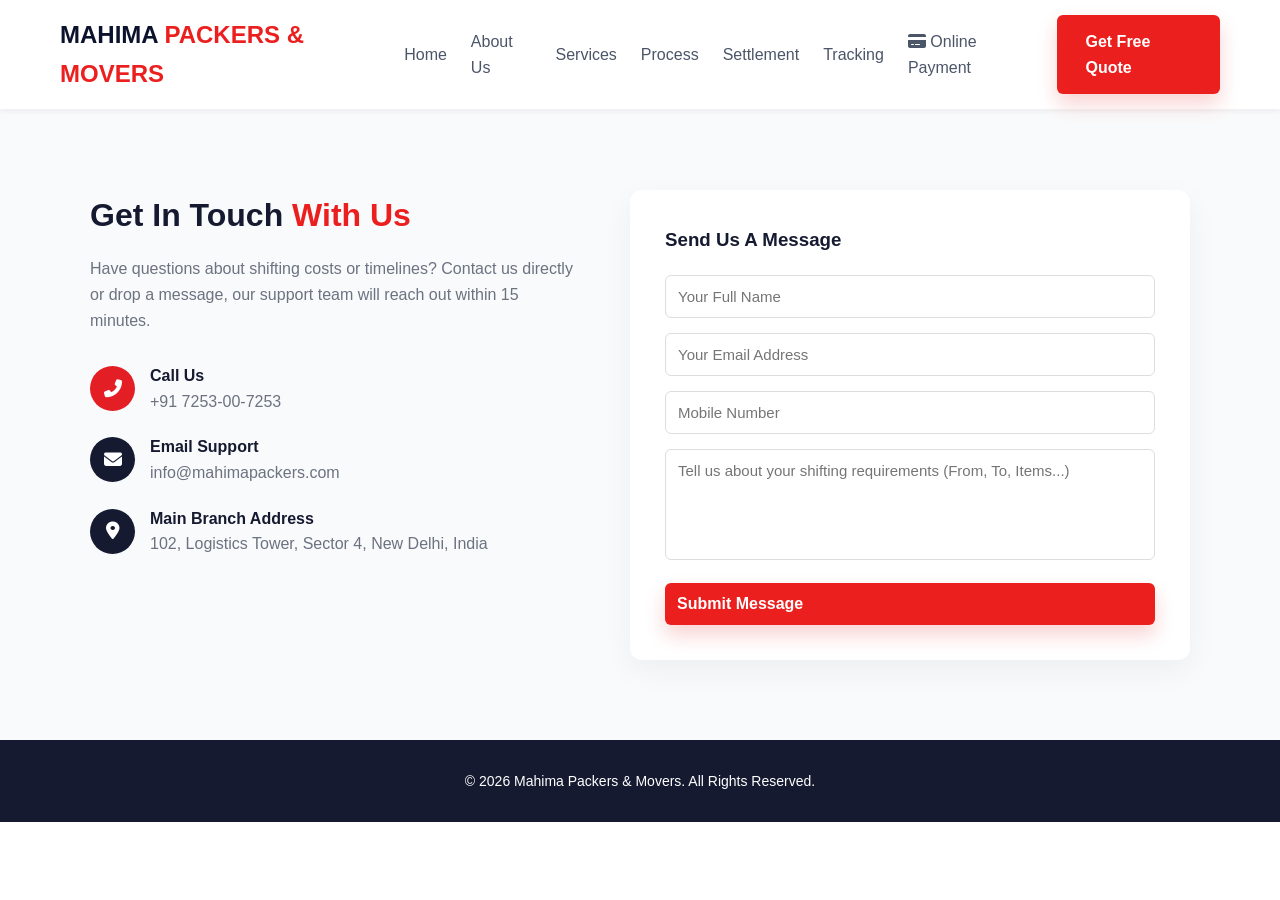
<file: contact.html>
<!DOCTYPE html>
<html lang="en">
<head>
    <meta charset="UTF-8">
    <meta name="viewport" content="width=device-width, initial-scale=1.0">
    <title>Contact Us - Mahima Packers & Movers</title>
    <link rel="stylesheet" href="https://cdnjs.cloudflare.com/ajax/libs/font-awesome/6.4.0/css/all.min.css">
    <link rel="stylesheet" href="style.css">
    <style>
        .contact-input { width: 100%; padding: 12px; margin-bottom: 15px; border: 1px solid #ddd; border-radius: 6px; font-size: 15px; }
        .contact-input:focus { border-color: #e31e24; outline: none; }
    </style>
</head>
<body>

    <header class="main-header-section">
        <div class="top-header">
            <div class="header-container">
                <div class="logo-area">
                    <a href="index.html" style="text-decoration: none;">
                        <h2 class="company-logo">MAHIMA <span class="text-red">PACKERS & MOVERS</span></h2>
                    </a>
                </div>
                <nav class="nav-main">
                    <a href="index.html">Home</a>
                    <a href="about.html">About Us</a>
                    <a href="services.html">Services</a>
                    <a href="index.html#how-it-works">Process</a>
                    <a href="index.html#settlement">Settlement</a>
                    <a href="index.html#tracking">Tracking</a>
                    <a href="index.html#payment" class="pay-link"><i class="fas fa-credit-card"></i> Online Payment</a>
                    <a href="#" class="btn-red quote-btn">Get Free Quote</a>
                </nav>
            </div>
        </div>
    </header>

    <section style="padding: 80px 5%; background-color: #f9fafb;">
        <div style="max-width: 1100px; margin: 0 auto; display: flex; flex-wrap: wrap; gap: 50px;">
            
            <div style="flex: 1; min-width: 300px;">
                <h2 style="font-size: 32px; color: #151a30; margin-bottom: 15px;">Get In Touch <span class="text-red">With Us</span></h2>
                <p style="color: #6b7280; margin-bottom: 30px; line-height: 1.6;">Have questions about shifting costs or timelines? Contact us directly or drop a message, our support team will reach out within 15 minutes.</p>
                
                <div style="margin-bottom: 20px; display: flex; align-items: center; gap: 15px;">
                    <div style="width: 45px; height: 45px; background: #e31e24; color: white; border-radius: 50%; display: flex; justify-content: center; align-items: center; font-size: 18px;"><i class="fas fa-phone-alt"></i></div>
                    <div><h4 style="margin: 0; color: #151a30;">Call Us</h4><p style="margin: 0; color: #6b7280;">+91 7253-00-7253</p></div>
                </div>

                <div style="margin-bottom: 20px; display: flex; align-items: center; gap: 15px;">
                    <div style="width: 45px; height: 45px; background: #151a30; color: white; border-radius: 50%; display: flex; justify-content: center; align-items: center; font-size: 18px;"><i class="fas fa-envelope"></i></div>
                    <div><h4 style="margin: 0; color: #151a30;">Email Support</h4><p style="margin: 0; color: #6b7280;">info@mahimapackers.com</p></div>
                </div>

                <div style="margin-bottom: 20px; display: flex; align-items: center; gap: 15px;">
                    <div style="width: 45px; height: 45px; background: #151a30; color: white; border-radius: 50%; display: flex; justify-content: center; align-items: center; font-size: 18px;"><i class="fas fa-map-marker-alt"></i></div>
                    <div><h4 style="margin: 0; color: #151a30;">Main Branch Address</h4><p style="margin: 0; color: #6b7280;">102, Logistics Tower, Sector 4, New Delhi, India</p></div>
                </div>
            </div>

            <div style="flex: 1; min-width: 300px; background: white; padding: 35px; border-radius: 12px; box-shadow: 0 10px 30px rgba(0,0,0,0.05);">
                <h3 style="color: #151a30; margin-bottom: 20px;">Send Us A Message</h3>
                <form>
                    <input type="text" placeholder="Your Full Name" class="contact-input" required>
                    <input type="email" placeholder="Your Email Address" class="contact-input" required>
                    <input type="tel" placeholder="Mobile Number" class="contact-input" required>
                    <textarea placeholder="Tell us about your shifting requirements (From, To, Items...)" rows="5" class="contact-input" style="resize: none;" required></textarea>
                    <button type="submit" class="btn-red" style="width: 100%; padding: 12px; font-size: 16px;">Submit Message</button>
                </form>
            </div>

        </div>
    </section>

    <footer style="background-color: #151a30; color: white; text-align: center; padding: 30px 5%; font-size: 14px;">
        <p>&copy; 2026 Mahima Packers & Movers. All Rights Reserved.</p>
    </footer>

</body>
</html>
</file>
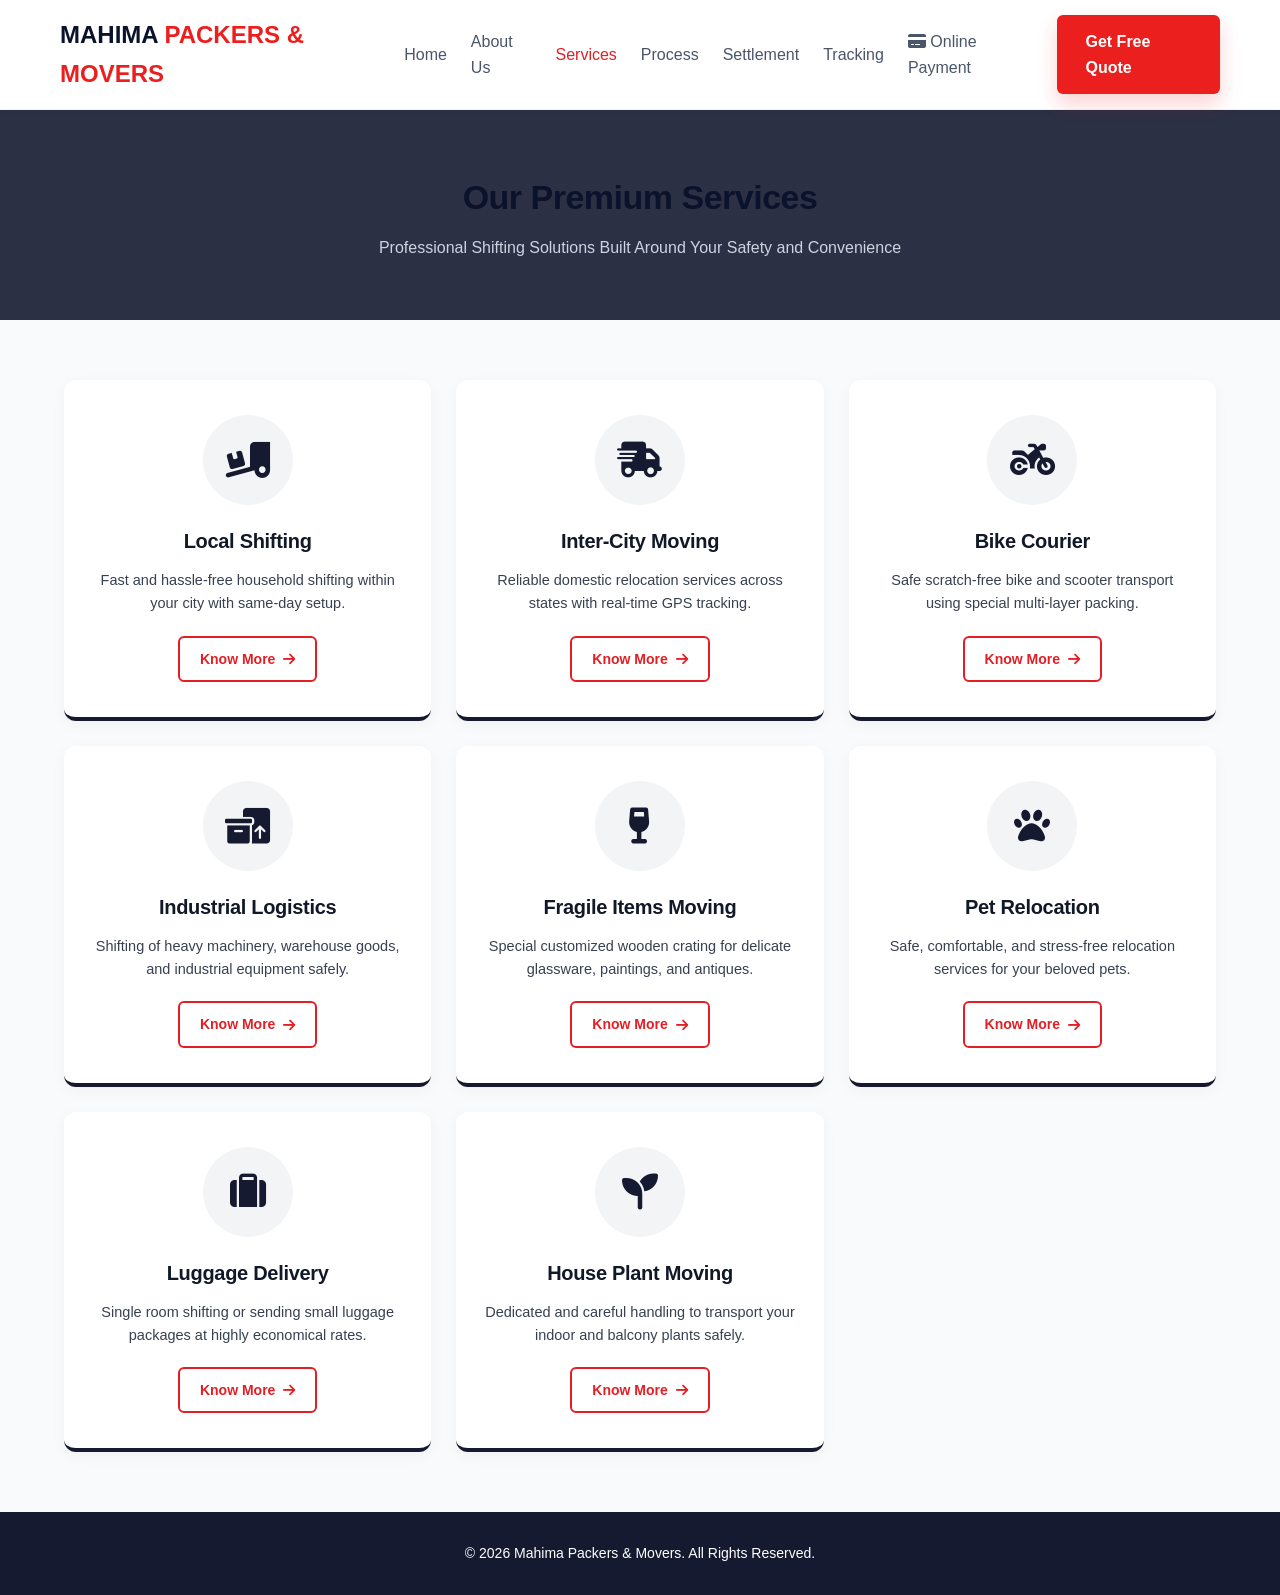
<file: services.html>
<!DOCTYPE html>
<html lang="en">
<head>
    <meta charset="UTF-8">
    <meta name="viewport" content="width=device-width, initial-scale=1.0">
    <title>Our Services - Mahima Packers & Movers</title>
    <link rel="stylesheet" href="https://cdnjs.cloudflare.com/ajax/libs/font-awesome/6.4.0/css/all.min.css">
    <link rel="stylesheet" href="style.css">
    
    <style>
        /* 🎨 Master Grid & Layout Fixes */
        .services-section {
            padding: 60px 5%;
            background-color: #f9fafb;
        }
        .services-grid {
            display: grid;
            grid-template-columns: repeat(auto-fit, minmax(280px, 1fr));
            gap: 25px;
            max-width: 1200px;
            margin: 0 auto;
        }
        .services-card {
            background: #ffffff;
            padding: 35px 25px;
            border-radius: 12px;
            box-shadow: 0 4px 15px rgba(0,0,0,0.04);
            text-align: center;
            border-bottom: 4px solid #151a30;
            transition: all 0.3s ease-in-out;
            display: flex;
            flex-direction: column;
            align-items: center;
        }
        .services-card:hover {
            transform: translateY(-8px);
            border-bottom-color: #e31e24;
            box-shadow: 0 15px 30px rgba(227, 30, 36, 0.1);
        }
        
        /* Premium Icon Circle */
        .service-icon-circle {
            width: 90px;
            height: 90px;
            background-color: #f3f4f6;
            border-radius: 50%;
            display: flex;
            justify-content: center;
            align-items: center;
            font-size: 36px;
            color: #151a30;
            margin-bottom: 20px;
            transition: all 0.3s ease;
        }
        .services-card:hover .service-icon-circle {
            background-color: #e31e24;
            color: #ffffff;
            transform: rotateY(180deg);
        }

        /* High Contrast Sharp Typography */
        .services-card h3 {
            font-size: 20px;
            color: #111827 !important;
            margin-bottom: 12px;
            font-weight: 700;
            letter-spacing: -0.3px;
        }
        .services-card p {
            font-size: 14.5px;
            color: #374151 !important;
            line-height: 1.6;
            margin-bottom: 20px;
        }

        /* 🚨 FAIL-PROOF KNOW MORE BUTTONS STYLING 🚨 */
        /* Is wale block se browser ki blue line aur purani styling force-delete ho jayegi */
        .services-card .know-more-btn {
            display: inline-flex !important;
            align-items: center !important;
            margin-top: auto !important;
            padding: 10px 20px !important;
            font-size: 14px !important;
            font-weight: 700 !important;
            color: #e31e24 !important; /* Force Red Text */
            background-color: transparent !important;
            border: 2px solid #e31e24 !important; /* Solid Red Border */
            border-radius: 6px !important;
            text-decoration: none !important; /* Removes Blue Underline Completely */
            transition: all 0.3s ease-in-out !important;
            outline: none !important;
        }

        .services-card .know-more-btn i {
            margin-left: 8px !important;
            transition: transform 0.3s ease !important;
        }

        /* 🎯 Hover State Animation */
        .services-card .know-more-btn:hover {
            background-color: #e31e24 !important; /* Turns Red */
            color: #ffffff !important; /* Text turns White */
            box-shadow: 0 5px 15px rgba(227, 30, 36, 0.3) !important;
        }

        .services-card .know-more-btn:hover i {
            transform: translateX(5px) !important; /* Arrow moves forward */
        }
    </style>
</head>
<body>

    <header class="main-header-section">
        <div class="top-header">
            <div class="header-container">
                <div class="logo-area">
                    <a href="index.html" style="text-decoration: none;">
                        <h2 class="company-logo">MAHIMA <span class="text-red">PACKERS & MOVERS</span></h2>
                    </a>
                </div>
                <nav class="nav-main">
                    <a href="index.html">Home</a>
                    <a href="about.html">About Us</a>
                    <a href="services.html" style="color: #e31e24 !important;">Services</a>
                    <a href="index.html#how-it-works">Process</a>
                    <a href="index.html#settlement">Settlement</a>
                    <a href="tracking.html">Tracking</a>
                    <a href="index.html#payment" class="pay-link"><i class="fas fa-credit-card"></i> Online Payment</a>
                    <a href="#" class="btn-red quote-btn">Get Free Quote</a>
                </nav>
            </div>
        </div>
    </header>

    <section style="background: linear-gradient(rgba(21, 26, 48, 0.9), rgba(21, 26, 48, 0.9)), url('https://images.unsplash.com/photo-1578574437130-527eed3abbec?q=80&w=600&auto=format&fit=crop'); background-size: cover; background-position: center; padding: 60px 5%; text-align: center; color: white;">
        <h1 style="font-size: 34px; font-weight: 800; margin-bottom: 10px; letter-spacing: -0.5px;">Our Premium Services</h1>
        <p style="font-size: 16px; color: #cbd5e1; max-width: 600px; margin: 0 auto;">Professional Shifting Solutions Built Around Your Safety and Convenience</p>
    </section>

    <section class="services-section">
        <div class="container">
            <div class="services-grid">
                
                <div class="services-card">
                    <div class="service-icon-circle">
                        <i class="fas fa-truck-ramp-box"></i>
                    </div>
                    <h3>Local Shifting</h3>
                    <p>Fast and hassle-free household shifting within your city with same-day setup.</p>
                    <a href="#" class="know-more-btn">Know More <i class="fas fa-arrow-right"></i></a>
                </div>
                
                <div class="services-card">
                    <div class="service-icon-circle">
                        <i class="fas fa-truck-fast"></i>
                    </div>
                    <h3>Inter-City Moving</h3>
                    <p>Reliable domestic relocation services across states with real-time GPS tracking.</p>
                    <a href="#" class="know-more-btn">Know More <i class="fas fa-arrow-right"></i></a>
                </div>
                
                <div class="services-card">
                    <div class="service-icon-circle">
                        <i class="fas fa-motorcycle"></i>
                    </div>
                    <h3>Bike Courier</h3>
                    <p>Safe scratch-free bike and scooter transport using special multi-layer packing.</p>
                    <a href="#" class="know-more-btn">Know More <i class="fas fa-arrow-right"></i></a>
                </div>
                
                <div class="services-card">
                    <div class="service-icon-circle">
                        <i class="fas fa-boxes-packing"></i>
                    </div>
                    <h3>Industrial Logistics</h3>
                    <p>Shifting of heavy machinery, warehouse goods, and industrial equipment safely.</p>
                    <a href="#" class="know-more-btn">Know More <i class="fas fa-arrow-right"></i></a>
                </div>
                
                <div class="services-card">
                    <div class="service-icon-circle">
                        <i class="fas fa-wine-glass"></i>
                    </div>
                    <h3>Fragile Items Moving</h3>
                    <p>Special customized wooden crating for delicate glassware, paintings, and antiques.</p>
                    <a href="#" class="know-more-btn">Know More <i class="fas fa-arrow-right"></i></a>
                </div>
                
                <div class="services-card">
                    <div class="service-icon-circle">
                        <i class="fas fa-paw"></i>
                    </div>
                    <h3>Pet Relocation</h3>
                    <p>Safe, comfortable, and stress-free relocation services for your beloved pets.</p>
                    <a href="#" class="know-more-btn">Know More <i class="fas fa-arrow-right"></i></a>
                </div>
                
                <div class="services-card">
                    <div class="service-icon-circle">
                        <i class="fas fa-suitcase"></i>
                    </div>
                    <h3>Luggage Delivery</h3>
                    <p>Single room shifting or sending small luggage packages at highly economical rates.</p>
                    <a href="#" class="know-more-btn">Know More <i class="fas fa-arrow-right"></i></a>
                </div>
                
                <div class="services-card">
                    <div class="service-icon-circle">
                        <i class="fas fa-seedling"></i>
                    </div>
                    <h3>House Plant Moving</h3>
                    <p>Dedicated and careful handling to transport your indoor and balcony plants safely.</p>
                    <a href="#" class="know-more-btn">Know More <i class="fas fa-arrow-right"></i></a>
                </div>

            </div>
        </div>
    </section>

    <footer style="background-color: #151a30; color: white; text-align: center; padding: 30px 5%; font-size: 14px;">
        <p>&copy; 2026 Mahima Packers & Movers. All Rights Reserved.</p>
    </footer>

</body>
</html>
</file>
<file: style.css>
/* ==========================================================================
   MAHIMA PACKERS & MOVERS - PREMIUM STYLESHEET
   ========================================================================== */

/* --------------------------------------------------------------------------
   1. VARIABLES & RESET
   -------------------------------------------------------------------------- */
:root {
    /* Color Palette */
    --primary: #0B122C;       /* Deep Navy */
    --secondary: #EC1F1F;     /* Corporate Red (Figma Exact) */
    --secondary-hover: #D61B21;
    --card-dark: #131138;     /* Figma Enquiry Card Background */
    --accent: #FF5A5F;
    --bg-light: #F8FAFC;
    --bg-white: #FFFFFF;
    
    /* Text Colors */
    --text-dark: #1A202C;
    --text-body: #4A5568;
    --text-muted: #718096;
    --text-white: #FFFFFF;

    /* Spacing & Borders */
    --radius-sm: 6px;
    --radius-md: 12px;
    --radius-lg: 20px;
    --radius-full: 9999px;
    --transition-smooth: all 0.3s cubic-bezier(0.4, 0, 0.2, 1);
    --transition-fast: all 0.15s ease-in-out;
    
    /* Shadows */
    --shadow-sm: 0 2px 4px rgba(11, 18, 44, 0.05);
    --shadow-md: 0 10px 20px rgba(11, 18, 44, 0.05);
    --shadow-lg: 0 20px 40px rgba(11, 18, 44, 0.1);
    --shadow-red: 0 10px 20px rgba(227, 30, 36, 0.2);
}

* {
    margin: 0;
    padding: 0;
    box-sizing: border-box;
    font-family: 'Poppins', sans-serif;
}

html {
    scroll-behavior: smooth;
    overflow-x: hidden;
}

body {
    background-color: var(--bg-white);
    color: var(--text-body);
    font-size: 16px;
    line-height: 1.6;
    overflow-x: hidden;
}

h1, h2, h3, h4, h5, h6 {
    font-family: 'Montserrat', sans-serif;
    color: var(--primary);
    font-weight: 700;
}

img {
    max-width: 100%;
    height: auto;
    display: block;
}

a {
    text-decoration: none;
    color: inherit;
    transition: var(--transition-fast);
}

.text-red {
    color: var(--secondary) !important;
}

/* Common Section Layouts */
section {
    padding: 80px 0;
    position: relative;
}

/* --------------------------------------------------------------------------
   2. PRELOADER SCREEN
   -------------------------------------------------------------------------- */
#preloader {
    position: fixed;
    top: 0;
    left: 0;
    width: 100%;
    height: 100%;
    background-color: var(--primary);
    z-index: 10000;
    display: flex;
    justify-content: center;
    align-items: center;
    transition: opacity 0.5s ease, visibility 0.5s ease;
}

#preloader.hide-loader {
    opacity: 0;
    visibility: hidden;
    pointer-events: none;
}

.loader-content {
    display: flex;
    flex-direction: column;
    align-items: center;
    text-align: center;
}

.loader-logo-m {
    width: 60px;
    height: 60px;
    background-color: var(--secondary);
    color: var(--text-white);
    font-family: 'Montserrat', sans-serif;
    font-size: 2.2rem;
    font-weight: 900;
    display: flex;
    justify-content: center;
    align-items: center;
    border-radius: 12px;
    box-shadow: 0 8px 20px rgba(227, 30, 36, 0.4);
    animation: logo-pulse 1.8s infinite ease-in-out;
    margin-bottom: 15px;
}

.loader-logo-text {
    font-family: 'Montserrat', sans-serif;
    font-size: 2rem;
    font-weight: 900;
    color: var(--text-white);
    text-transform: lowercase;
    margin-bottom: 30px;
    letter-spacing: -0.5px;
}

.loader-logo-text::after {
    content: '.';
    color: var(--secondary);
}

.loader-truck-container {
    width: 240px;
    height: 75px;
    position: relative;
    overflow: hidden;
    margin-top: 10px;
}

.loader-truck-body {
    width: 110px;
    height: 55px;
    position: absolute;
    bottom: 12px;
    left: 50%;
    margin-left: -55px;
    z-index: 2;
    animation: truck-idle 0.18s infinite alternate ease-in-out;
}

.truck-cargo {
    width: 80px;
    height: 42px;
    background-color: var(--primary);
    border: 1.5px solid rgba(255, 255, 255, 0.08);
    border-radius: 4px 4px 0 0;
    position: absolute;
    left: 0;
    bottom: 10px;
    box-shadow: inset -3px 0 0 rgba(255, 255, 255, 0.05);
    display: flex;
    justify-content: center;
    align-items: center;
}

.cargo-logo {
    color: var(--text-white);
    font-family: 'Montserrat', sans-serif;
    font-size: 9px;
    font-weight: 800;
    letter-spacing: 1.2px;
    text-transform: uppercase;
    text-shadow: 0 2px 4px rgba(0, 0, 0, 0.3);
}

.truck-cabin {
    width: 30px;
    height: 30px;
    background-color: var(--secondary);
    border-radius: 0 8px 0 0;
    position: absolute;
    left: 79px;
    bottom: 10px;
}

.truck-window {
    width: 13px;
    height: 11px;
    background-color: #E2F1F8;
    border-radius: 0 3px 0 0;
    position: absolute;
    right: 3px;
    top: 4px;
    border: 1px solid rgba(0, 0, 0, 0.15);
}

.truck-wheel {
    width: 18px;
    height: 18px;
    background-color: #1A202C;
    border: 3px solid #718096;
    border-radius: 50%;
    position: absolute;
    bottom: 0;
    z-index: 3;
    animation: wheel-spin 0.5s infinite linear;
}

.truck-wheel::before {
    content: '';
    position: absolute;
    top: 50%;
    left: 0;
    width: 100%;
    height: 2px;
    background-color: #A0AEC0;
    transform: translateY(-50%);
}

.truck-wheel::after {
    content: '';
    position: absolute;
    left: 50%;
    top: 0;
    width: 2px;
    height: 100%;
    background-color: #A0AEC0;
    transform: translateX(-50%);
}

.wheel-front {
    left: 85px;
}

.wheel-back {
    left: 14px;
}

.truck-exhaust {
    width: 8px;
    height: 3px;
    background-color: #4A5568;
    position: absolute;
    left: -8px;
    bottom: 12px;
    border-radius: 2px 0 0 2px;
}

.truck-exhaust::after {
    content: '';
    width: 6px;
    height: 6px;
    background-color: rgba(255, 255, 255, 0.4);
    border-radius: 50%;
    position: absolute;
    left: -10px;
    top: -2px;
    box-shadow: 0 0 4px rgba(255, 255, 255, 0.2);
    animation: exhaust-smoke 0.6s infinite linear;
}

.loader-road {
    width: 100%;
    height: 4px;
    background-image: linear-gradient(to right, rgba(255, 255, 255, 0.2) 50%, transparent 50%);
    background-size: 20px 4px;
    position: absolute;
    bottom: 6px;
    left: 0;
    animation: road-scroll 0.4s infinite linear;
}

@keyframes logo-pulse {
    0%, 100% { transform: scale(1); box-shadow: 0 8px 20px rgba(227, 30, 36, 0.4); }
    50% { transform: scale(1.08); box-shadow: 0 12px 30px rgba(227, 30, 36, 0.6); }
}

@keyframes wheel-spin {
    0% { transform: rotate(0deg); }
    100% { transform: rotate(360deg); }
}

@keyframes truck-idle {
    0% { transform: translateY(0); }
    100% { transform: translateY(-1.5px); }
}

@keyframes exhaust-smoke {
    0% { transform: scale(0.5) translate(0, 0); opacity: 0.8; }
    50% { opacity: 0.4; }
    100% { transform: scale(2.2) translate(-20px, -10px); opacity: 0; }
}

/* --------------------------------------------------------------------------
   3. HEADER & NAVIGATION
   -------------------------------------------------------------------------- */
.main-header-section {
    position: sticky;
    top: 0;
    z-index: 999;
    width: 100%;
    background-color: rgba(255, 255, 255, 0.95);
    backdrop-filter: blur(10px);
    box-shadow: var(--shadow-sm);
    border-bottom: 1px solid rgba(11, 18, 44, 0.05);
}

.header-container {
    max-width: 1200px;
    margin: 0 auto;
    padding: 15px 20px;
    display: flex;
    justify-content: space-between;
    align-items: center;
}

/* Logo Area */
.logo-area .logo-link {
    display: flex;
    align-items: center;
    gap: 10px;
}

.logo-m {
    width: 42px;
    height: 42px;
    background-color: var(--secondary);
    color: var(--text-white);
    font-family: 'Montserrat', sans-serif;
    font-size: 1.5rem;
    font-weight: 900;
    display: flex;
    justify-content: center;
    align-items: center;
    border-radius: 8px;
    box-shadow: 0 4px 10px rgba(227, 30, 36, 0.3);
}

.logo-text h2.company-logo {
    font-size: 1.5rem;
    line-height: 1;
    font-weight: 900;
    color: var(--primary);
    text-transform: lowercase;
}

.logo-sub {
    font-size: 0.65rem;
    font-weight: 700;
    letter-spacing: 2.2px;
    color: var(--secondary);
    display: block;
    line-height: 1;
    margin-top: 2px;
}

/* Nav Menu */
.nav-main {
    display: flex;
    align-items: center;
    gap: 24px;
}

.nav-link {
    font-size: 0.95rem;
    font-weight: 600;
    color: var(--primary);
    padding: 8px 4px;
    display: flex;
    align-items: center;
    gap: 5px;
}

.nav-link i {
    font-size: 0.75rem;
    transition: var(--transition-fast);
}

.nav-link:hover {
    color: var(--secondary);
}

.nav-link.active {
    color: var(--secondary);
    border-bottom: 2px solid var(--secondary);
}

.nav-pay-btn {
    display: none; /* Mobile Only Drawer Button */
}

/* Header Buttons */
.btn-pay {
    background-color: var(--primary);
    color: var(--text-white);
    padding: 10px 20px;
    font-weight: 600;
    font-size: 0.9rem;
    border-radius: var(--radius-sm);
    display: flex;
    align-items: center;
    gap: 8px;
    box-shadow: var(--shadow-sm);
}

.btn-pay:hover {
    background-color: var(--secondary);
    box-shadow: var(--shadow-red);
    transform: translateY(-2px);
}

/* Mobile Toggle */
.mobile-menu-toggle {
    display: none;
    border: none;
    background: none;
    font-size: 1.5rem;
    color: var(--primary);
    cursor: pointer;
    padding: 5px;
}

/* --------------------------------------------------------------------------
   4. HERO SECTION
   -------------------------------------------------------------------------- */
.hero {
    max-width: 1200px;
    margin: 0 auto;
    padding: 80px 20px;
    display: grid;
    grid-template-columns: 1.1fr 0.9fr;
    gap: 50px;
    align-items: center;
}

.hero-text h1 {
    font-size: 3.5rem;
    line-height: 1.15;
    font-weight: 900;
    color: var(--primary);
    margin-bottom: 25px;
    letter-spacing: -1px;
}

.hero-text p {
    font-size: 1.1rem;
    color: var(--text-body);
    margin-bottom: 35px;
    max-width: 540px;
}

.hero-buttons {
    display: flex;
    align-items: center;
    gap: 20px;
}

/* Dropdown styling */
.contact-dropdown {
    position: relative;
    display: inline-block;
}

.btn-red {
    background-color: var(--secondary);
    color: var(--text-white) !important;
    padding: 14px 28px;
    font-weight: 700;
    font-size: 1rem;
    border: none;
    border-radius: var(--radius-sm);
    cursor: pointer;
    box-shadow: var(--shadow-red);
    display: inline-flex;
    align-items: center;
    gap: 10px;
    transition: var(--transition-smooth);
    position: relative;
    overflow: hidden;
}

.btn-red:hover {
    background-color: var(--secondary-hover);
    transform: translateY(-3px);
    box-shadow: 0 12px 25px rgba(227, 30, 36, 0.35);
}

/* Ripple wave */
.ripple {
    position: absolute;
    background: rgba(255, 255, 255, 0.35);
    border-radius: 50%;
    transform: translate(-50%, -50%);
    pointer-events: none;
    animation: ripple-effect 0.6s linear;
}

@keyframes ripple-effect {
    0% { width: 0px; height: 0px; opacity: 0.5; }
    100% { width: 400px; height: 400px; opacity: 0; }
}

.dropdown-content {
    display: none;
    position: absolute;
    top: calc(100% + 8px);
    left: 0;
    background-color: var(--bg-white);
    min-width: 200px;
    box-shadow: var(--shadow-lg);
    border-radius: var(--radius-md);
    overflow: hidden;
    z-index: 100;
    border: 1px solid rgba(11, 18, 44, 0.05);
    transform: translateY(10px);
    transition: var(--transition-smooth);
}

.contact-dropdown:hover .dropdown-content {
    display: block;
    transform: translateY(0);
}

.dropdown-content a {
    color: var(--primary);
    padding: 14px 18px;
    display: block;
    font-weight: 600;
    font-size: 0.95rem;
    border-bottom: 1px solid #F1F5F9;
}

.dropdown-content a:last-child {
    border-bottom: none;
}

.dropdown-content a:hover {
    background-color: var(--bg-light);
    color: var(--secondary);
    padding-left: 24px;
}

/* Social links top */
.top-social-links {
    display: flex;
    align-items: center;
    gap: 12px;
}

.social-text {
    font-size: 0.85rem;
    font-weight: 700;
    color: var(--text-muted);
    text-transform: uppercase;
    letter-spacing: 0.5px;
}

.social-icon {
    width: 36px;
    height: 36px;
    background-color: var(--bg-light);
    border-radius: 50%;
    display: flex;
    justify-content: center;
    align-items: center;
    color: var(--primary);
    font-size: 0.9rem;
    transition: var(--transition-smooth);
}

.social-icon:hover {
    color: var(--text-white);
    transform: translateY(-3px);
}

.social-icon.fb:hover { background-color: #3b5998; }
.social-icon.insta:hover { background-color: #e1306c; }
.social-icon.x-twitter:hover { background-color: #000000; }

/* Hero Image Container */
.hero-image {
    display: flex;
    justify-content: center;
    align-items: center;
    position: relative;
}

.image-placeholder {
    width: 100%;
    aspect-ratio: 1.15;
    background-image: url('images/hero-boy.png');
    background-size: cover;
    background-position: center;
    border-radius: var(--radius-lg);
    box-shadow: var(--shadow-lg);
    position: relative;
    overflow: hidden;
}

.image-placeholder::before {
    content: '';
    position: absolute;
    inset: 0;
    background: linear-gradient(to top, rgba(11, 18, 44, 0.1), transparent);
}

.hero-image .badge {
    position: absolute;
    bottom: 25px;
    right: -25px;
    background-color: var(--secondary);
    color: var(--text-white);
    padding: 15px 40px;
    font-weight: 800;
    font-size: 1.2rem;
    text-align: center;
    line-height: 1.2;
    border-radius: var(--radius-sm);
    box-shadow: var(--shadow-red);
    transform: rotate(-5deg);
    font-family: 'Montserrat', sans-serif;
    animation: badge-float 4s infinite ease-in-out;
}

.hero-image .badge span {
    font-size: 0.7rem;
    font-weight: 600;
    letter-spacing: 1.5px;
    display: block;
}

@keyframes badge-float {
    0%, 100% { transform: translateY(0) rotate(-5deg); }
    50% { transform: translateY(-8px) rotate(-3deg); }
}

/* --------------------------------------------------------------------------
   5. QUICK ENQUIRY SECTION
   -------------------------------------------------------------------------- */
.enquiry-section {
    background-color: var(--bg-light);
    padding: 85px 20px;
    position: relative;
}

.enquiry-container {
    max-width: 1100px;
    margin: 0 auto;
    background-color: var(--card-dark);
    border-radius: 20px;
    overflow: hidden;
    box-shadow: var(--shadow-lg);
    position: relative;
    z-index: 2;
}

.enquiry-header {
    background-color: var(--secondary);
    color: var(--text-white);
    text-align: center;
    padding: 18px 20px;
    font-family: 'Montserrat', sans-serif;
    font-size: 1.15rem;
    font-weight: 700;
    letter-spacing: 1px;
    text-transform: uppercase;
}

.enquiry-form {
    padding: 40px 30px;
    display: flex;
    flex-direction: column;
    gap: 25px;
}

.enquiry-form .input-group {
    display: flex;
    gap: 24px;
}

.enquiry-form input[type="text"],
.enquiry-form input[type="email"] {
    flex: 1;
    background: transparent;
    border: none;
    border-bottom: 1.5px solid rgba(255, 255, 255, 0.2);
    padding: 12px 4px;
    color: var(--text-white);
    font-size: 0.95rem;
    outline: none;
    border-radius: 0;
    transition: var(--transition-smooth);
}

.enquiry-form input::placeholder {
    color: rgba(255, 255, 255, 0.45);
    transition: var(--transition-fast);
}

.enquiry-form input:focus {
    outline: none;
    border-bottom: 1.5px solid var(--secondary);
    background-color: rgba(255, 255, 255, 0.02);
    padding-left: 8px;
}

.enquiry-form input:focus::placeholder {
    color: rgba(255, 255, 255, 0.25);
    transform: translateX(5px);
}

.checkbox-group {
    display: flex;
    align-items: center;
    justify-content: center;
    gap: 10px;
}

.checkbox-group input[type="checkbox"] {
    accent-color: var(--secondary);
    width: 18px;
    height: 18px;
    cursor: pointer;
}

.checkbox-group label {
    font-size: 0.88rem;
    color: rgba(255, 255, 255, 0.7);
    cursor: pointer;
}

.btn-submit {
    background-color: var(--bg-white);
    color: var(--primary);
    border: none;
    padding: 14px 40px;
    font-weight: 700;
    font-size: 0.95rem;
    border-radius: 30px;
    cursor: pointer;
    display: flex;
    align-items: center;
    justify-content: center;
    gap: 8px;
    width: 220px;
    margin: 10px auto 0 auto;
    transition: var(--transition-smooth);
    box-shadow: var(--shadow-sm);
}

.btn-submit:hover {
    background-color: var(--secondary);
    color: var(--text-white) !important;
    transform: translateY(-3px);
    box-shadow: 0 10px 20px rgba(236, 31, 31, 0.35);
}

/* --------------------------------------------------------------------------
   6. SERVICES GRID SECTION
   -------------------------------------------------------------------------- */
.services-section {
    background-color: var(--bg-light);
    padding: 90px 20px;
}

.section-header {
    text-align: center;
    max-width: 650px;
    margin: 0 auto 50px auto;
}

.section-header h2 {
    font-size: 2.5rem;
    font-weight: 900;
    margin-bottom: 15px;
}

.section-header .sub-text {
    font-size: 1.05rem;
    color: var(--text-muted);
}

.services-grid {
    max-width: 1200px;
    margin: 0 auto;
    display: grid;
    grid-template-columns: repeat(auto-fill, minmax(270px, 1fr));
    gap: 30px;
}

.service-card {
    background-color: var(--bg-white);
    border-radius: var(--radius-md);
    overflow: hidden;
    box-shadow: var(--shadow-sm);
    transition: var(--transition-smooth);
    border: 1px solid rgba(11, 18, 44, 0.03);
    display: flex;
    flex-direction: column;
}

.service-card:hover {
    transform: translateY(-10px);
    box-shadow: var(--shadow-lg);
    border-color: rgba(227, 30, 36, 0.1);
}

.card-image-wrapper {
    width: 100%;
    aspect-ratio: 1.4;
    overflow: hidden;
    position: relative;
}

.card-image-wrapper img {
    width: 100%;
    height: 100%;
    object-fit: cover;
    transition: var(--transition-smooth);
}

.service-card:hover .card-image-wrapper img {
    transform: scale(1.08);
}

.card-content {
    padding: 25px;
    display: flex;
    flex-direction: column;
    flex-grow: 1;
}

.card-content h3 {
    font-size: 1.15rem;
    font-weight: 800;
    margin-bottom: 12px;
    color: var(--primary);
}

.card-content p {
    font-size: 0.92rem;
    color: var(--text-body);
    margin-bottom: 20px;
    flex-grow: 1;
}

.btn-card-more {
    font-size: 0.85rem;
    font-weight: 700;
    color: var(--secondary);
    display: inline-flex;
    align-items: center;
    gap: 6px;
    text-transform: uppercase;
    letter-spacing: 0.5px;
    align-self: flex-start;
}

.btn-card-more i {
    font-size: 0.75rem;
    transition: var(--transition-smooth);
}

.service-card:hover .btn-card-more i {
    transform: translate(3px, -3px);
}

.services-footer {
    text-align: center;
    margin-top: 50px;
}

.view-all-services-btn {
    display: inline-flex;
    align-items: center;
    gap: 10px;
    background-color: var(--primary);
    color: var(--text-white);
    padding: 14px 28px;
    font-weight: 700;
    border-radius: var(--radius-sm);
    box-shadow: var(--shadow-sm);
}

.view-all-services-btn:hover {
    background-color: var(--secondary);
    box-shadow: var(--shadow-red);
    transform: translateY(-2px);
}

.view-all-services-btn i {
    transition: var(--transition-smooth);
}

.view-all-services-btn:hover i {
    transform: translateX(5px);
}

/* --------------------------------------------------------------------------
   7. JOURNEY IN NUMBERS (STATS)
   -------------------------------------------------------------------------- */
.stats-section {
    background-color: var(--primary);
    color: var(--text-white);
    padding: 90px 20px;
    position: relative;
    overflow: hidden;
}

.stats-section .section-header h2 {
    color: var(--text-white);
}

.stats-section .section-header .sub-text {
    color: rgba(255, 255, 255, 0.65);
}

.stats-grid {
    max-width: 1200px;
    margin: 0 auto;
    display: grid;
    grid-template-columns: repeat(auto-fit, minmax(220px, 1fr));
    gap: 40px;
    text-align: center;
}

.stat-item {
    padding: 20px;
}

.stat-item h3 {
    font-size: 3.5rem;
    font-weight: 900;
    color: var(--secondary);
    margin-bottom: 10px;
    font-family: 'Montserrat', sans-serif;
    letter-spacing: -1px;
}

.stat-item p {
    font-size: 0.88rem;
    font-weight: 700;
    color: rgba(255, 255, 255, 0.8);
    letter-spacing: 1px;
    line-height: 1.5;
}

/* --------------------------------------------------------------------------
   8. HOW IT WORKS (PROCESS)
   -------------------------------------------------------------------------- */
.move-process {
    background-color: var(--bg-white);
    padding: 95px 20px;
    overflow: hidden;
}

.move-process .container {
    max-width: 1200px;
    margin: 0 auto;
}

.process-flex-container {
    display: flex;
    justify-content: space-between;
    align-items: center;
    gap: 50px;
    margin-top: 60px;
    position: relative;
}

.process-col {
    flex: 1.1;
    display: flex;
    flex-direction: column;
    gap: 50px;
    position: relative;
    z-index: 2;
}

.process-card {
    background-color: var(--bg-light);
    padding: 35px 30px;
    border-radius: var(--radius-md);
    box-shadow: var(--shadow-sm);
    transition: var(--transition-smooth);
    border: 1px solid rgba(11, 18, 44, 0.02);
    position: relative;
}

.process-col.left .process-card {
    text-align: right;
}

.process-col.right .process-card {
    text-align: left;
}

.process-card:hover {
    transform: translateY(-5px);
    box-shadow: var(--shadow-md);
    border-color: rgba(227, 30, 36, 0.12);
}

.card-icon {
    font-size: 2.2rem;
    color: var(--secondary);
    margin-bottom: 15px;
    display: inline-block;
    transition: transform 0.4s ease;
}

.process-card:hover .card-icon {
    transform: scale(1.15) rotate(5deg);
}

.process-card h4 {
    font-size: 1.3rem;
    margin-bottom: 12px;
    color: var(--primary);
}

.process-card p {
    font-size: 0.92rem;
    color: var(--text-body);
    line-height: 1.6;
}

.process-center-img {
    flex: 0.8;
    display: flex;
    justify-content: center;
    align-items: center;
    position: relative;
    z-index: 1;
}

.move-img {
    max-width: 100%;
    height: auto;
    filter: drop-shadow(0 15px 35px rgba(11, 18, 44, 0.15));
    animation: img-float 6s infinite ease-in-out;
}

@keyframes img-float {
    0%, 100% { transform: translateY(0); }
    50% { transform: translateY(-12px); }
}

/* Connecting lines for process cards (desktop only) */
@media (min-width: 1025px) {
    /* Card 1 to Card 2 vertical line */
    .process-col.left .process-card:first-child::after {
        content: '';
        position: absolute;
        bottom: -50px;
        left: 50%;
        transform: translateX(-50%);
        width: 2px;
        height: 50px;
        background-image: linear-gradient(to bottom, var(--secondary) 50%, transparent 50%);
        background-size: 2px 10px;
        z-index: 1;
        animation: flow-down 0.8s infinite linear;
    }
    
    /* Card 2 to Center Image horizontal line */
    .process-col.left .process-card:last-child::after {
        content: '';
        position: absolute;
        right: -60px;
        top: 50%;
        transform: translateY(-50%);
        width: 60px;
        height: 2px;
        background-image: linear-gradient(to right, var(--secondary) 50%, transparent 50%);
        background-size: 10px 2px;
        z-index: 1;
        animation: flow-right 0.8s infinite linear;
    }
    
    /* Center Image to Card 3 horizontal line */
    .process-col.right .process-card:first-child::after {
        content: '';
        position: absolute;
        left: -60px;
        top: 50%;
        transform: translateY(-50%);
        width: 60px;
        height: 2px;
        background-image: linear-gradient(to right, var(--secondary) 50%, transparent 50%);
        background-size: 10px 2px;
        z-index: 1;
        animation: flow-right 0.8s infinite linear;
    }
    
    /* Card 3 to Card 4 vertical line */
    .process-col.right .process-card:first-child::before {
        content: '';
        position: absolute;
        bottom: -50px;
        left: 50%;
        transform: translateX(-50%);
        width: 2px;
        height: 50px;
        background-image: linear-gradient(to bottom, var(--secondary) 50%, transparent 50%);
        background-size: 2px 10px;
        z-index: 1;
        animation: flow-down 0.8s infinite linear;
    }
}

/* Keyframes for logistical flowing lines */
@keyframes flow-down {
    0% { background-position: 0 0; }
    100% { background-position: 0 10px; }
}

@keyframes flow-right {
    0% { background-position: 0 0; }
    100% { background-position: 10px 0; }
}

/* --------------------------------------------------------------------------
   9. SETTLEMENT PARTNER SECTION
   -------------------------------------------------------------------------- */
.settlement-section {
    background-color: var(--bg-light);
    padding: 90px 20px;
}

.settlement-header {
    text-align: center;
    max-width: 700px;
    margin: 0 auto 50px auto;
}

.settlement-header h2 {
    font-size: 2.5rem;
    font-weight: 900;
    margin-bottom: 15px;
}

.settlement-header p {
    font-size: 1.05rem;
    color: var(--text-muted);
}

.settlement-grid {
    max-width: 1200px;
    margin: 0 auto;
    display: grid;
    grid-template-columns: repeat(auto-fill, minmax(270px, 1fr));
    gap: 30px;
}

.settlement-card {
    background-color: var(--bg-white);
    border-radius: var(--radius-md);
    overflow: hidden;
    box-shadow: var(--shadow-sm);
    transition: var(--transition-smooth);
    border: 1px solid rgba(11, 18, 44, 0.03);
    display: flex;
    flex-direction: column;
}

.settlement-card:hover {
    transform: translateY(-10px);
    box-shadow: var(--shadow-lg);
    border-color: rgba(227, 30, 36, 0.1);
}

.settlement-link {
    font-size: 0.85rem;
    font-weight: 700;
    color: var(--secondary);
    display: inline-flex;
    align-items: center;
    gap: 6px;
    text-transform: uppercase;
    letter-spacing: 0.5px;
    align-self: flex-start;
}

.settlement-link i {
    font-size: 0.75rem;
    transition: var(--transition-smooth);
}

.settlement-card:hover .settlement-link i {
    transform: translate(3px, -3px);
}

.settlement-footer {
    text-align: center;
    margin-top: 50px;
}

.settlement-view-all {
    display: inline-flex;
    align-items: center;
    gap: 10px;
    background-color: var(--primary);
    color: var(--text-white);
    padding: 14px 28px;
    font-weight: 700;
    border-radius: var(--radius-sm);
    box-shadow: var(--shadow-sm);
}

.settlement-view-all:hover {
    background-color: var(--secondary);
    box-shadow: var(--shadow-red);
    transform: translateY(-2px);
}

.settlement-view-all i {
    transition: var(--transition-smooth);
}

.settlement-view-all:hover i {
    transform: translateX(5px);
}

/* --------------------------------------------------------------------------
   10. ABOUT / RESPONSIBILITY SECTION
   -------------------------------------------------------------------------- */
.responsibility-section {
    max-width: 1200px;
    margin: 0 auto;
    padding: 90px 20px;
    display: grid;
    grid-template-columns: 1.1fr 0.9fr;
    gap: 50px;
    align-items: center;
}

.resp-content h2 {
    font-size: 2.5rem;
    margin-bottom: 25px;
    font-weight: 900;
}

.resp-content p {
    font-size: 1rem;
    color: var(--text-body);
    margin-bottom: 20px;
}

.resp-bold {
    font-weight: 700;
    color: var(--primary);
    font-size: 1.1rem !important;
    margin-top: 10px;
}

.btn-dark {
    display: inline-flex;
    background-color: var(--primary);
    color: var(--text-white) !important;
    padding: 14px 28px;
    font-weight: 700;
    border-radius: var(--radius-sm);
    box-shadow: var(--shadow-sm);
    margin-top: 15px;
}

.btn-dark:hover {
    background-color: var(--secondary);
    box-shadow: var(--shadow-red);
    transform: translateY(-2px);
}

.resp-video {
    width: 100%;
    aspect-ratio: 1.35;
    position: relative;
    border-radius: var(--radius-lg);
    overflow: hidden;
    box-shadow: var(--shadow-lg);
}

.video-placeholder {
    width: 100%;
    height: 100%;
    background-image: url('images/video-thumb.jpg');
    background-size: cover;
    background-position: center;
    display: flex;
    justify-content: center;
    align-items: center;
    cursor: pointer;
}

.video-placeholder::before {
    content: '';
    position: absolute;
    inset: 0;
    background-color: rgba(11, 18, 44, 0.2);
    transition: var(--transition-smooth);
}

.video-placeholder:hover::before {
    background-color: rgba(11, 18, 44, 0.35);
}

.play-icon {
    font-size: 3rem;
    color: var(--text-white);
    background-color: var(--secondary);
    width: 80px;
    height: 80px;
    border-radius: 50%;
    display: flex;
    justify-content: center;
    align-items: center;
    padding-left: 5px; /* Alignment visual correction */
    z-index: 2;
    box-shadow: var(--shadow-red);
    transition: var(--transition-smooth);
}

.video-placeholder:hover .play-icon {
    transform: scale(1.15);
    background-color: var(--secondary-hover);
}

/* --------------------------------------------------------------------------
   11. BRANDS SECTION
   -------------------------------------------------------------------------- */
.brands-section {
    background-color: var(--bg-light);
    padding: 80px 20px;
}

.brands-flex {
    max-width: 1100px;
    margin: 40px auto 0 auto;
    display: flex;
    flex-wrap: wrap;
    justify-content: center;
    align-items: center;
    gap: 40px 60px;
}

.brand-logo {
    font-family: 'Montserrat', sans-serif;
    font-size: 1.8rem;
    font-weight: 800;
    color: var(--text-muted);
    opacity: 0.5;
    transition: var(--transition-smooth);
    cursor: default;
}

.brand-logo:hover {
    opacity: 1;
    color: var(--primary);
    transform: scale(1.05);
}

/* --------------------------------------------------------------------------
   12. PRESENCE SECTION (INDIA MAP)
   -------------------------------------------------------------------------- */
.presence-section {
    max-width: 1200px;
    margin: 0 auto;
    padding: 95px 20px;
}

.btn-outline {
    display: inline-block;
    border: 2px solid var(--primary);
    color: var(--primary);
    padding: 10px 24px;
    font-weight: 700;
    font-size: 0.85rem;
    text-transform: uppercase;
    letter-spacing: 0.5px;
    border-radius: var(--radius-sm);
    margin-bottom: 25px;
}

.btn-outline:hover {
    background-color: var(--primary);
    color: var(--text-white);
}

.presence-section h2 {
    font-size: 2.5rem;
    margin-bottom: 15px;
    font-weight: 900;
}

.presence-section .sub-text {
    max-width: 650px;
    margin: 0 auto 50px auto;
    color: var(--text-muted);
}

.map-container {
    max-width: 900px;
    margin: 50px auto 0 auto;
    position: relative;
    display: flex;
    justify-content: center;
    align-items: center;
}

.exact-map {
    width: 100%;
    height: auto;
    max-height: 550px;
    object-fit: contain;
    filter: drop-shadow(0 15px 35px rgba(11, 18, 44, 0.08));
    transition: var(--transition-smooth);
    position: relative !important;
    z-index: 1 !important;
}

.exact-map:hover {
    transform: scale(1.02);
}

.map-btn {
    position: absolute !important;
    z-index: 999 !important;
    background-color: var(--secondary);
    color: var(--text-white);
    padding: 14px 28px;
    font-weight: 700;
    font-size: 0.9rem;
    letter-spacing: 0.5px;
    border-radius: var(--radius-sm);
    box-shadow: var(--shadow-red);
    text-transform: uppercase;
    transition: var(--transition-smooth);
    top: 50%;
    left: 50%;
    transform: translate(-50%, -50%);
    animation: pulse-glow 2.5s infinite;
}

.map-btn:hover {
    background-color: var(--secondary-hover);
    transform: translate(-50%, -54%) scale(1.05);
    box-shadow: 0 12px 25px rgba(236, 31, 31, 0.45);
}

@keyframes pulse-glow {
    0% {
        box-shadow: 0 0 0 0 rgba(236, 31, 31, 0.6);
    }
    70% {
        box-shadow: 0 0 0 15px rgba(236, 31, 31, 0);
    }
    100% {
        box-shadow: 0 0 0 0 rgba(236, 31, 31, 0);
    }
}

/* --------------------------------------------------------------------------
   13. PAN-INDIA CITIES GRID
   -------------------------------------------------------------------------- */
.pan-india-section {
    background-color: var(--primary);
    color: var(--text-white);
    padding: 90px 20px;
}

.pan-india-section .section-header h2 {
    color: var(--text-white);
}

.pan-india-section .section-header .sub-text {
    color: rgba(255, 255, 255, 0.65);
    max-width: 700px;
}

.cities-grid {
    max-width: 1200px;
    margin: 50px auto 40px auto;
    display: grid;
    grid-template-columns: repeat(auto-fit, minmax(260px, 1fr));
    gap: 30px;
}

.city-col {
    display: flex;
    flex-direction: column;
    gap: 15px;
}

.city-col p {
    font-size: 0.85rem;
    font-weight: 600;
    color: rgba(255, 255, 255, 0.8);
    display: flex;
    align-items: center;
    gap: 10px;
    transition: var(--transition-fast);
    cursor: pointer;
}

.city-col p:hover {
    color: var(--text-white);
    transform: translateX(5px);
}

.city-col .text-red {
    font-size: 0.95rem;
}

.btn-outline-white {
    display: inline-block;
    border: 2px solid rgba(255, 255, 255, 0.3);
    color: var(--text-white);
    padding: 12px 28px;
    font-weight: 700;
    font-size: 0.9rem;
    border-radius: var(--radius-sm);
    margin: 15px auto 0 auto;
    transition: var(--transition-smooth);
}

.btn-outline-white:hover {
    background-color: var(--text-white);
    color: var(--primary);
    border-color: var(--text-white);
    transform: translateY(-2px);
}

/* --------------------------------------------------------------------------
   14. INSIGHTS / BLOG SECTION
   -------------------------------------------------------------------------- */
.insights-section {
    background-color: var(--bg-white);
    padding: 90px 20px;
}

.insights-grid {
    max-width: 1200px;
    margin: 50px auto 45px auto;
    display: grid;
    grid-template-columns: repeat(auto-fill, minmax(260px, 1fr));
    gap: 30px;
}

.insight-card {
    background-color: var(--bg-light);
    border-radius: var(--radius-md);
    overflow: hidden;
    box-shadow: var(--shadow-sm);
    border: 1px solid rgba(11, 18, 44, 0.02);
    display: flex;
    flex-direction: column;
    transition: var(--transition-smooth);
}

.insight-card:hover {
    transform: translateY(-8px);
    box-shadow: var(--shadow-md);
    border-color: rgba(227, 30, 36, 0.08);
}

.insight-img {
    width: 100%;
    aspect-ratio: 1.45;
    background-size: cover;
    background-position: center;
}

/* Specific background assets */
.insight-img.home-reloc { background-image: url('images/blog1.jpg'); }
.insight-img.vehicle-safety { background-image: url('images/blog2.jpg'); }
.insight-img.corp-shifting { background-image: url('images/blog3.jpg'); }
.insight-img.lifestyle-maint { background-image: url('images/blog4.jpg'); }

.insight-content {
    padding: 25px;
    display: flex;
    flex-direction: column;
    flex-grow: 1;
}

.insight-content h4 {
    font-size: 1.05rem;
    font-weight: 800;
    margin-bottom: 12px;
    color: var(--primary);
}

.insight-content p {
    font-size: 0.88rem;
    color: var(--text-body);
    margin-bottom: 20px;
    flex-grow: 1;
}

.read-more-btn {
    font-size: 0.85rem;
    font-weight: 700;
    color: var(--secondary);
    text-transform: uppercase;
    letter-spacing: 0.5px;
    align-self: flex-start;
}

.read-more-btn:hover {
    color: var(--primary);
}

.insights-section .btn-dark {
    margin-top: 0;
}

/* --------------------------------------------------------------------------
   15. FAQS SECTION (ACCORDION)
   -------------------------------------------------------------------------- */
.faq-section {
    background-color: var(--bg-light);
    padding: 95px 20px;
}

.faq-grid {
    max-width: 1200px;
    margin: 50px auto 0 auto;
    display: grid;
    grid-template-columns: repeat(auto-fit, minmax(450px, 1fr));
    gap: 30px;
    align-items: start;
}

.faq-col {
    display: flex;
    flex-direction: column;
    gap: 20px;
}

/* Details & Summary Styling */
.faq-item {
    background-color: var(--bg-white);
    border-radius: var(--radius-md);
    overflow: hidden;
    box-shadow: var(--shadow-sm);
    border: 1px solid rgba(11, 18, 44, 0.03);
    transition: var(--transition-smooth);
}

.faq-item[open] {
    box-shadow: var(--shadow-md);
    border-color: rgba(227, 30, 36, 0.1);
}

.faq-item summary {
    padding: 20px 24px;
    font-weight: 700;
    font-size: 1.02rem;
    color: var(--primary);
    cursor: pointer;
    list-style: none; /* Hide default triangle */
    display: flex;
    justify-content: space-between;
    align-items: center;
    gap: 15px;
    user-select: none;
    transition: var(--transition-fast);
}

/* Hide triangle for Safari */
.faq-item summary::-webkit-details-marker {
    display: none;
}

.faq-item summary:hover {
    color: var(--secondary);
}

.icon-plus {
    font-size: 0.95rem;
    color: var(--secondary);
    transition: transform 0.3s ease;
}

/* When accordion is open, rotate icon */
.faq-item[open] summary .icon-plus {
    transform: rotate(45deg);
}

.faq-answer {
    padding: 0 24px 24px 24px;
    font-size: 0.92rem;
    line-height: 1.6;
    color: var(--text-body);
    border-top: 1px solid #F1F5F9;
    padding-top: 15px;
}

/* --------------------------------------------------------------------------
   16. OUR IMPACT SECTION (12 ITEMS)
   -------------------------------------------------------------------------- */
.impact-section {
    background-color: var(--bg-white);
    padding: 95px 20px;
}

.impact-grid {
    max-width: 1200px;
    margin: 55px auto 0 auto;
    display: grid;
    grid-template-columns: repeat(auto-fill, minmax(220px, 1fr));
    gap: 24px;
}

.impact-card {
    background-color: var(--bg-light);
    border: 1px solid rgba(11, 18, 44, 0.04);
    border-radius: var(--radius-md);
    padding: 30px 20px;
    font-family: 'Montserrat', sans-serif;
    font-size: 0.92rem;
    font-weight: 700;
    line-height: 1.45;
    display: flex;
    flex-direction: column;
    align-items: center;
    justify-content: center;
    text-align: center;
    box-shadow: var(--shadow-sm);
    transition: var(--transition-smooth);
    min-height: 130px;
}

.impact-card:hover {
    transform: translateY(-6px);
    box-shadow: var(--shadow-md);
    border-color: var(--secondary);
    background-color: var(--bg-white);
}

.impact-card span.text-red {
    font-size: 1.5rem;
    font-weight: 900;
    display: block;
    margin: 3px 0;
}

/* --------------------------------------------------------------------------
   17. SITE FOOTER
   -------------------------------------------------------------------------- */
.site-footer {
    background-color: var(--primary);
    color: var(--text-white);
    padding-top: 0;
    margin-top: 100px;
    position: relative;
}

/* Footer Banner (Overlaps top border of footer) */
.footer-banner {
    max-width: 1200px;
    margin: -80px auto 0 auto;
    padding: 0 20px;
    position: relative;
    z-index: 10;
}

.banner-text {
    background-color: var(--bg-white);
    color: var(--primary);
    padding: 45px 50px;
    border-radius: var(--radius-lg);
    box-shadow: var(--shadow-lg);
    display: flex;
    justify-content: space-between;
    align-items: center;
    flex-wrap: wrap;
    gap: 30px;
    border-left: 8px solid var(--secondary);
}

.banner-text h2 {
    font-size: 1.8rem;
    font-weight: 900;
    line-height: 1.35;
    letter-spacing: -0.5px;
}

.banner-buttons {
    display: flex;
    align-items: center;
    gap: 15px;
    flex-wrap: wrap;
}

.banner-buttons .btn-red {
    padding: 12px 24px;
    font-size: 0.92rem;
}

/* Footer Main Grid */
.footer-main {
    max-width: 1200px;
    margin: 60px auto 0 auto;
    padding: 40px 20px 60px 20px;
    display: grid;
    grid-template-columns: 1.2fr 0.8fr 0.8fr 1.2fr;
    gap: 40px;
    border-bottom: 1px solid rgba(255, 255, 255, 0.1);
}

.footer-col {
    display: flex;
    flex-direction: column;
    gap: 20px;
}

.footer-brand {
    font-family: 'Montserrat', sans-serif;
    font-size: 2.2rem;
    font-weight: 900;
    text-transform: lowercase;
    color: var(--text-white);
    line-height: 1;
}

.footer-brand::after {
    content: '.';
    color: var(--secondary);
}

.footer-col p {
    font-size: 0.9rem;
    color: rgba(255, 255, 255, 0.7);
    line-height: 1.7;
}

.footer-phone {
    font-size: 1.6rem;
    display: block;
    margin-top: 5px;
}

.footer-col.brand-col .btn-outline-white {
    align-self: flex-start;
    margin: 10px 0 0 0;
    padding: 10px 20px;
    font-size: 0.85rem;
    border-color: rgba(255, 255, 255, 0.2);
}

.footer-col.brand-col .btn-outline-white:hover {
    background-color: var(--text-white);
    color: var(--primary);
    border-color: var(--text-white);
}

/* Footer Links Column */
.footer-col.links-col {
    gap: 12px;
}

.footer-col.links-col a {
    font-size: 0.85rem;
    font-weight: 700;
    color: rgba(255, 255, 255, 0.75);
    letter-spacing: 0.5px;
    text-transform: uppercase;
}

.footer-col.links-col a:hover {
    color: var(--secondary);
    padding-left: 5px;
}

/* Contact Column */
.footer-col.contact-col {
    gap: 15px;
}

.footer-col.contact-col p {
    display: flex;
    align-items: flex-start;
    gap: 12px;
}

.footer-col.contact-col p i {
    color: var(--secondary);
    font-size: 1rem;
    margin-top: 4px;
}

/* Footer Bottom */
.footer-bottom {
    max-width: 1200px;
    margin: 0 auto;
    padding: 30px 20px;
    display: flex;
    justify-content: space-between;
    align-items: center;
    font-size: 0.82rem;
    color: rgba(255, 255, 255, 0.5);
    flex-wrap: wrap;
    gap: 15px;
}

/* --------------------------------------------------------------------------
   18. RESPONSIVE MEDIA QUERIES
   -------------------------------------------------------------------------- */

/* Large screens and laptops */
@media (max-width: 1200px) {
    .hero {
        padding: 60px 20px;
        gap: 30px;
    }
    .hero-text h1 {
        font-size: 3rem;
    }
}

/* Tablets / IPads */
@media (max-width: 1024px) {
    section {
        padding: 60px 0;
    }
    
    .hero {
        grid-template-columns: 1fr;
        text-align: center;
        gap: 40px;
        padding-top: 40px;
    }
    
    .hero-text p {
        margin: 0 auto 30px auto;
    }
    
    .hero-buttons {
        justify-content: center;
    }
    
    .process-flex-container {
        flex-direction: column;
        gap: 45px;
        position: relative;
    }
    
    .process-col {
        gap: 45px;
        width: 100%;
    }
    
    .process-col.left .process-card,
    .process-col.right .process-card {
        text-align: center;
    }
    
    /* Mobile/Tablet vertical flowing connecting lines */
    /* Card 1 to Card 2 line */
    .process-col.left .process-card:first-child::after {
        content: '';
        position: absolute;
        bottom: -45px;
        left: 50%;
        transform: translateX(-50%);
        width: 2px;
        height: 45px;
        background-image: linear-gradient(to bottom, var(--secondary) 50%, transparent 50%);
        background-size: 2px 10px;
        z-index: 1;
        animation: flow-down 0.8s infinite linear;
    }
    
    /* Card 2 to Card 3 line */
    .process-col.left .process-card:last-child::after {
        content: '';
        position: absolute;
        bottom: -45px;
        left: 50%;
        transform: translateX(-50%);
        width: 2px;
        height: 45px;
        background-image: linear-gradient(to bottom, var(--secondary) 50%, transparent 50%);
        background-size: 2px 10px;
        z-index: 1;
        animation: flow-down 0.8s infinite linear;
    }
    
    /* Card 3 to Card 4 line */
    .process-col.right .process-card:first-child::before {
        content: '';
        position: absolute;
        bottom: -45px;
        left: 50%;
        transform: translateX(-50%);
        width: 2px;
        height: 45px;
        background-image: linear-gradient(to bottom, var(--secondary) 50%, transparent 50%);
        background-size: 2px 10px;
        z-index: 1;
        animation: flow-down 0.8s infinite linear;
    }
    
    .process-center-img {
        order: -1;
        max-width: 350px;
        margin: 0 auto;
    }
    
    .responsibility-section {
        grid-template-columns: 1fr;
        gap: 40px;
    }
    
    .resp-video {
        order: -1;
    }
    
    .footer-banner {
        margin-top: -60px;
    }
    
    .banner-text {
        flex-direction: column;
        text-align: center;
        padding: 35px;
    }
    
    .banner-buttons {
        justify-content: center;
    }
    
    .footer-main {
        grid-template-columns: 1fr 1fr;
        gap: 40px;
    }
    
    .faq-grid {
        grid-template-columns: 1fr;
    }
}

/* Mobile Devices */
@media (max-width: 768px) {
    /* Navbar Drawer Transition logic */
    .mobile-menu-toggle {
        display: flex;
    }
    
    .nav-main {
        position: fixed;
        top: 73px;
        right: -100%;
        width: 280px;
        height: calc(100vh - 73px);
        background-color: var(--bg-white);
        box-shadow: -5px 5px 15px rgba(11, 18, 44, 0.08);
        flex-direction: column;
        align-items: flex-start;
        padding: 40px 30px;
        gap: 20px;
        transition: right 0.4s cubic-bezier(0.4, 0, 0.2, 1);
        z-index: 998;
        overflow-y: auto;
    }
    
    .nav-main.mobile-active {
        right: 0;
    }
    
    .nav-link {
        font-size: 1.1rem;
        width: 100%;
        padding: 10px 0;
        border-bottom: 1px solid #F1F5F9;
    }
    
    .nav-link.active {
        border-bottom: 1px solid var(--secondary);
    }
    
    /* Header pay button hides on mobile, inside nav menu button shows up */
    .header-btn {
        display: none;
    }
    
    .nav-pay-btn {
        display: flex;
        width: 100%;
        justify-content: center;
        background-color: var(--primary);
        color: var(--text-white);
        padding: 14px;
        font-weight: 700;
        border-radius: var(--radius-sm);
        margin-top: 20px;
        align-items: center;
        gap: 10px;
    }
    
    .nav-pay-btn:hover {
        background-color: var(--secondary);
    }
    
    .hero-text h1 {
        font-size: 2.2rem;
    }
    
    .hero-buttons {
        flex-direction: column;
        align-items: stretch;
    }
    
    .contact-dropdown .btn-red {
        width: 100%;
        justify-content: center;
    }
    
    .dropdown-content {
        width: 100%;
    }
    
    .top-social-links {
        justify-content: center;
        margin-top: 10px;
    }
    
    .section-header h2,
    .settlement-header h2,
    .resp-content h2,
    .presence-section h2 {
        font-size: 2rem;
    }
    
    .footer-main {
        grid-template-columns: 1fr;
        gap: 30px;
    }
    
    .footer-bottom {
        flex-direction: column;
        text-align: center;
        padding: 20px;
    }
    
    /* Enquiry Card Mobile responsiveness */
    .enquiry-section {
        padding: 50px 15px;
    }
    
    .enquiry-container {
        border-radius: 12px;
    }
    
    .enquiry-header {
        font-size: 1rem;
        padding: 15px;
    }
    
    .enquiry-form {
        padding: 25px 18px;
        gap: 20px;
    }
    
    .enquiry-form .input-group {
        flex-direction: column;
        gap: 20px;
    }
    
    .enquiry-form input[type="text"],
    .enquiry-form input[type="email"] {
        padding: 10px 2px;
    }
    
    .checkbox-group label {
        font-size: 0.82rem;
    }
    
    .btn-submit {
        width: 100%;
        margin-top: 5px;
        padding: 12px 30px;
    }
}

@media (max-width: 480px) {
    section {
        padding: 50px 0;
    }
    
    .hero-text h1 {
        font-size: 1.8rem;
    }
    
    .logo-text h2.company-logo {
        font-size: 1.3rem;
    }
    
    .logo-sub {
        font-size: 0.58rem;
        letter-spacing: 1.6px;
    }
    
    .stat-item h3 {
        font-size: 2.8rem;
    }
    
    .faq-item summary {
        font-size: 0.95rem;
        padding: 16px 20px;
    }
    
    .faq-answer {
        padding: 0 20px 20px 20px;
    }
    
    .banner-text h2 {
        font-size: 1.4rem;
    }

    /* Map & Button Mobile Responsiveness */
    .map-container {
        margin-top: 25px;
    }

    .map-btn {
        font-size: 0.72rem;
        padding: 10px 18px;
        letter-spacing: 0.3px;
        box-shadow: 0 6px 15px rgba(236, 31, 31, 0.3);
    }

    /* Cities Grid Mobile Responsiveness */
    .cities-grid {
        grid-template-columns: 1fr;
        gap: 12px;
        margin: 30px auto;
    }

    .city-col {
        gap: 10px;
    }

    .city-col p {
        font-size: 0.78rem;
        padding: 8px 12px;
        background-color: rgba(255, 255, 255, 0.04);
        border-radius: 6px;
    }

    /* Services & Settlement Grids Mobile */
    .services-grid, .settlement-grid {
        grid-template-columns: 1fr;
        gap: 20px;
    }

    .service-card .card-content, .settlement-card .card-content {
        padding: 20px;
    }

    /* Stats Grid Mobile */
    .stats-grid {
        grid-template-columns: 1fr;
        gap: 20px;
    }

    .stat-item {
        padding: 10px;
    }

    .stat-item h3 {
        font-size: 2.6rem;
    }
}


/* --------------------------------------------------------------------------
   19. SCROLL ANIMATIONS & INTERACTION EFFECTS
   -------------------------------------------------------------------------- */
.animate-on-scroll {
    opacity: 0;
    transform: translateY(35px);
    transition: opacity 0.8s cubic-bezier(0.25, 1, 0.5, 1), transform 0.8s cubic-bezier(0.25, 1, 0.5, 1);
    will-change: opacity, transform;
}

.animate-on-scroll.animate-visible {
    opacity: 1;
    transform: translateY(0);
}

/* Stagger animation for grid items or children */
.animate-visible.services-grid .service-card,
.animate-visible.settlement-grid .settlement-card,
.animate-visible .process-card,
.animate-visible .stat-item,
.animate-visible .city-col p,
.animate-visible .impact-card {
    animation: fade-slide-up 0.6s cubic-bezier(0.25, 1, 0.5, 1) both;
}

/* Specific item animation delays */
.animate-visible.services-grid .service-card:nth-child(1),
.animate-visible.settlement-grid .settlement-card:nth-child(1) { animation-delay: 0.1s; }
.animate-visible.services-grid .service-card:nth-child(2),
.animate-visible.settlement-grid .settlement-card:nth-child(2) { animation-delay: 0.18s; }
.animate-visible.services-grid .service-card:nth-child(3),
.animate-visible.settlement-grid .settlement-card:nth-child(3) { animation-delay: 0.26s; }
.animate-visible.services-grid .service-card:nth-child(4),
.animate-visible.settlement-grid .settlement-card:nth-child(4) { animation-delay: 0.34s; }
.animate-visible.services-grid .service-card:nth-child(5),
.animate-visible.settlement-grid .settlement-card:nth-child(5) { animation-delay: 0.42s; }
.animate-visible.services-grid .service-card:nth-child(6),
.animate-visible.settlement-grid .settlement-card:nth-child(6) { animation-delay: 0.5s; }
.animate-visible.services-grid .service-card:nth-child(7),
.animate-visible.settlement-grid .settlement-card:nth-child(7) { animation-delay: 0.58s; }
.animate-visible.services-grid .service-card:nth-child(8),
.animate-visible.settlement-grid .settlement-card:nth-child(8) { animation-delay: 0.66s; }

/* Process card stagger */
.animate-visible .process-col.left .process-card:first-child { animation-delay: 0.1s; }
.animate-visible .process-col.left .process-card:last-child { animation-delay: 0.25s; }
.animate-visible .process-col.right .process-card:first-child { animation-delay: 0.55s; }
.animate-visible .process-col.right .process-card:last-child { animation-delay: 0.7s; }
.animate-visible .process-center-img img { animation: img-fade-scale 0.8s cubic-bezier(0.25, 1, 0.5, 1) both; animation-delay: 0.4s; }

/* Enquiry Form Fields animation */
.animate-visible .enquiry-container .input-group input {
    animation: fade-slide-up 0.5s cubic-bezier(0.25, 1, 0.5, 1) both;
}
.animate-visible .enquiry-container .input-group:nth-child(1) input:nth-child(1) { animation-delay: 0.1s; }
.animate-visible .enquiry-container .input-group:nth-child(1) input:nth-child(2) { animation-delay: 0.2s; }
.animate-visible .enquiry-container .input-group:nth-child(1) input:nth-child(3) { animation-delay: 0.3s; }
.animate-visible .enquiry-container .input-group:nth-child(2) input:nth-child(1) { animation-delay: 0.4s; }
.animate-visible .enquiry-container .input-group:nth-child(2) input:nth-child(2) { animation-delay: 0.5s; }

@keyframes fade-slide-up {
    0% { opacity: 0; transform: translateY(25px); }
    100% { opacity: 1; transform: translateY(0); }
}

@keyframes img-fade-scale {
    0% { opacity: 0; transform: scale(0.85); }
    100% { opacity: 1; transform: scale(1); }
}
</file>
